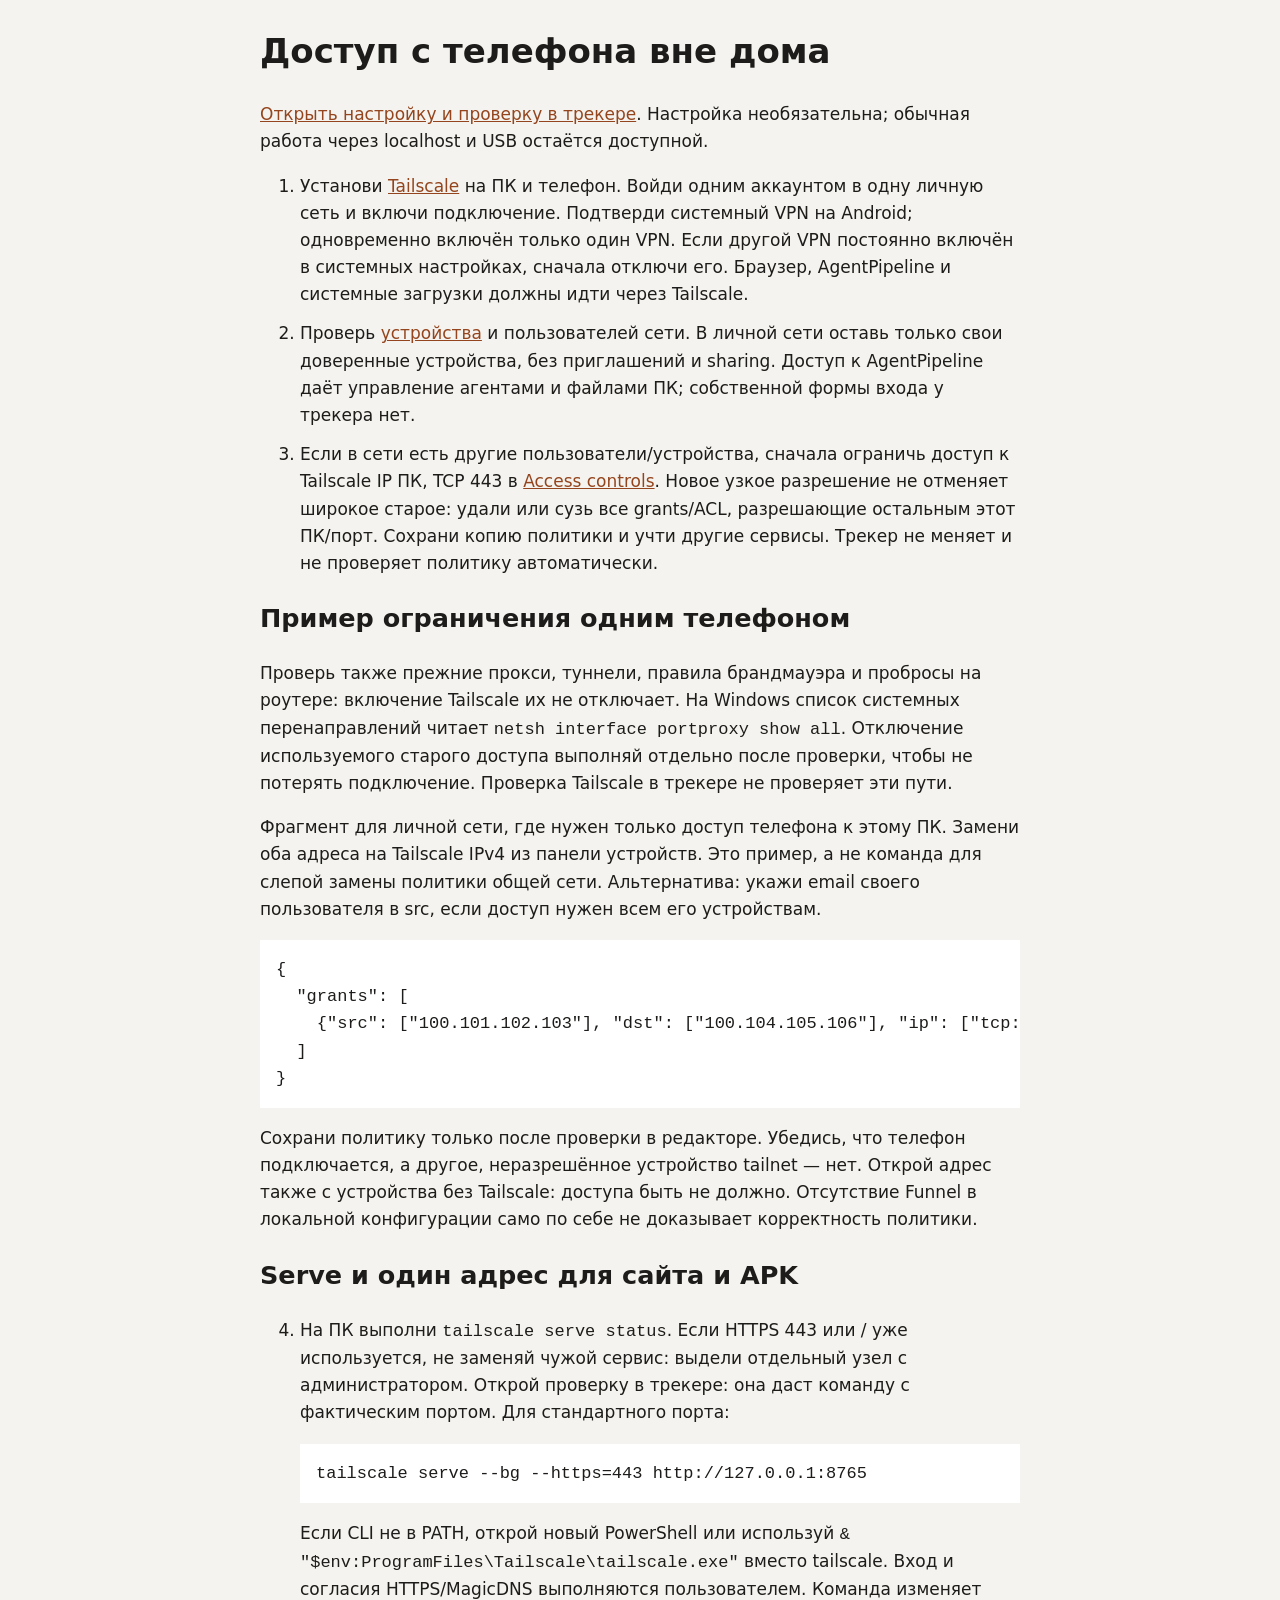
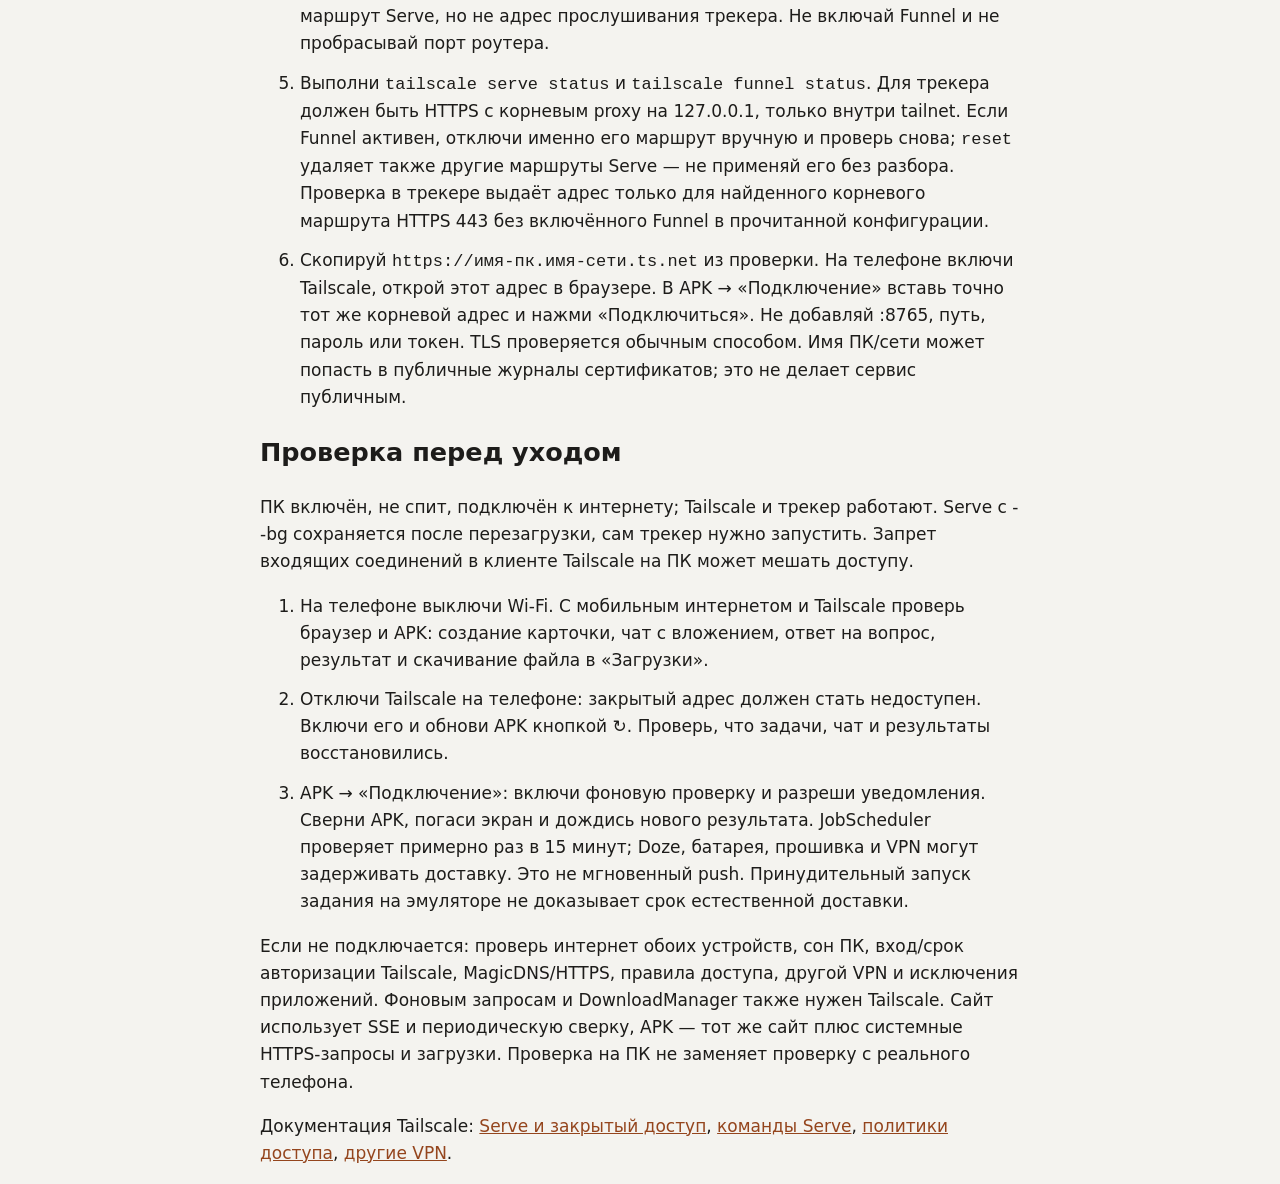
<file: web/remote-access.html>
<!doctype html>
<html lang="ru"><meta charset="utf-8"><meta name="viewport" content="width=device-width, initial-scale=1">
<title>Закрытый доступ — AgentPipeline</title>
<style>body{font:17px/1.6 system-ui,sans-serif;margin:24px auto;padding:0 20px;max-width:760px;color:#1d1c1a;background:#f4f3ef}pre{padding:16px;background:white;overflow:auto}code,a{overflow-wrap:anywhere}li{margin:12px 0}a{color:#94451d}</style>
<h1>Доступ с телефона вне дома</h1>
<p><a href="/?setup=remote">Открыть настройку и проверку в трекере</a>. Настройка необязательна; обычная работа через localhost и USB остаётся доступной.</p>
<ol>
<li>Установи <a href="https://tailscale.com/download">Tailscale</a> на ПК и телефон. Войди одним аккаунтом в одну личную сеть и включи подключение. Подтверди системный VPN на Android; одновременно включён только один VPN. Если другой VPN постоянно включён в системных настройках, сначала отключи его. Браузер, AgentPipeline и системные загрузки должны идти через Tailscale.</li>
<li>Проверь <a href="https://login.tailscale.com/admin/machines">устройства</a> и пользователей сети. В личной сети оставь только свои доверенные устройства, без приглашений и sharing. Доступ к AgentPipeline даёт управление агентами и файлами ПК; собственной формы входа у трекера нет.</li>
<li>Если в сети есть другие пользователи/устройства, сначала ограничь доступ к Tailscale IP ПК, TCP 443 в <a href="https://login.tailscale.com/admin/acls">Access controls</a>. Новое узкое разрешение не отменяет широкое старое: удали или сузь все grants/ACL, разрешающие остальным этот ПК/порт. Сохрани копию политики и учти другие сервисы. Трекер не меняет и не проверяет политику автоматически.</li>
</ol>
<h2>Пример ограничения одним телефоном</h2>
<p>Проверь также прежние прокси, туннели, правила брандмауэра и пробросы на роутере: включение Tailscale их не отключает. На Windows список системных перенаправлений читает <code>netsh interface portproxy show all</code>. Отключение используемого старого доступа выполняй отдельно после проверки, чтобы не потерять подключение. Проверка Tailscale в трекере не проверяет эти пути.</p>
<p>Фрагмент для личной сети, где нужен только доступ телефона к этому ПК. Замени оба адреса на Tailscale IPv4 из панели устройств. Это пример, а не команда для слепой замены политики общей сети. Альтернатива: укажи email своего пользователя в src, если доступ нужен всем его устройствам.</p>
<pre>{
  "grants": [
    {"src": ["100.101.102.103"], "dst": ["100.104.105.106"], "ip": ["tcp:443"]}
  ]
}</pre>
<p>Сохрани политику только после проверки в редакторе. Убедись, что телефон подключается, а другое, неразрешённое устройство tailnet — нет. Открой адрес также с устройства без Tailscale: доступа быть не должно. Отсутствие Funnel в локальной конфигурации само по себе не доказывает корректность политики.</p>
<h2>Serve и один адрес для сайта и APK</h2>
<ol start="4">
<li>На ПК выполни <code>tailscale serve status</code>. Если HTTPS 443 или / уже используется, не заменяй чужой сервис: выдели отдельный узел с администратором. Открой проверку в трекере: она даст команду с фактическим портом. Для стандартного порта:
<pre>tailscale serve --bg --https=443 http://127.0.0.1:8765</pre>
Если CLI не в PATH, открой новый PowerShell или используй <code>&amp; "$env:ProgramFiles\Tailscale\tailscale.exe"</code> вместо tailscale. Вход и согласия HTTPS/MagicDNS выполняются пользователем. Команда изменяет маршрут Serve, но не адрес прослушивания трекера. Не включай Funnel и не пробрасывай порт роутера.</li>
<li>Выполни <code>tailscale serve status</code> и <code>tailscale funnel status</code>. Для трекера должен быть HTTPS с корневым proxy на 127.0.0.1, только внутри tailnet. Если Funnel активен, отключи именно его маршрут вручную и проверь снова; <code>reset</code> удаляет также другие маршруты Serve — не применяй его без разбора. Проверка в трекере выдаёт адрес только для найденного корневого маршрута HTTPS 443 без включённого Funnel в прочитанной конфигурации.</li>
<li>Скопируй <code>https://имя-пк.имя-сети.ts.net</code> из проверки. На телефоне включи Tailscale, открой этот адрес в браузере. В APK → «Подключение» вставь точно тот же корневой адрес и нажми «Подключиться». Не добавляй :8765, путь, пароль или токен. TLS проверяется обычным способом. Имя ПК/сети может попасть в публичные журналы сертификатов; это не делает сервис публичным.</li>
</ol>
<h2>Проверка перед уходом</h2>
<p>ПК включён, не спит, подключён к интернету; Tailscale и трекер работают. Serve с --bg сохраняется после перезагрузки, сам трекер нужно запустить. Запрет входящих соединений в клиенте Tailscale на ПК может мешать доступу.</p>
<ol>
<li>На телефоне выключи Wi-Fi. С мобильным интернетом и Tailscale проверь браузер и APK: создание карточки, чат с вложением, ответ на вопрос, результат и скачивание файла в «Загрузки».</li>
<li>Отключи Tailscale на телефоне: закрытый адрес должен стать недоступен. Включи его и обнови APK кнопкой ↻. Проверь, что задачи, чат и результаты восстановились.</li>
<li>APK → «Подключение»: включи фоновую проверку и разреши уведомления. Сверни APK, погаси экран и дождись нового результата. JobScheduler проверяет примерно раз в 15 минут; Doze, батарея, прошивка и VPN могут задерживать доставку. Это не мгновенный push. Принудительный запуск задания на эмуляторе не доказывает срок естественной доставки.</li>
</ol>
<p>Если не подключается: проверь интернет обоих устройств, сон ПК, вход/срок авторизации Tailscale, MagicDNS/HTTPS, правила доступа, другой VPN и исключения приложений. Фоновым запросам и DownloadManager также нужен Tailscale. Сайт использует SSE и периодическую сверку, APK — тот же сайт плюс системные HTTPS-запросы и загрузки. Проверка на ПК не заменяет проверку с реального телефона.</p>
<p>Документация Tailscale: <a href="https://tailscale.com/kb/1312/serve">Serve и закрытый доступ</a>, <a href="https://tailscale.com/kb/1242/tailscale-serve">команды Serve</a>, <a href="https://tailscale.com/kb/1337/policy-syntax">политики доступа</a>, <a href="https://tailscale.com/kb/1105/other-vpns">другие VPN</a>.</p>
</html>
</file>
